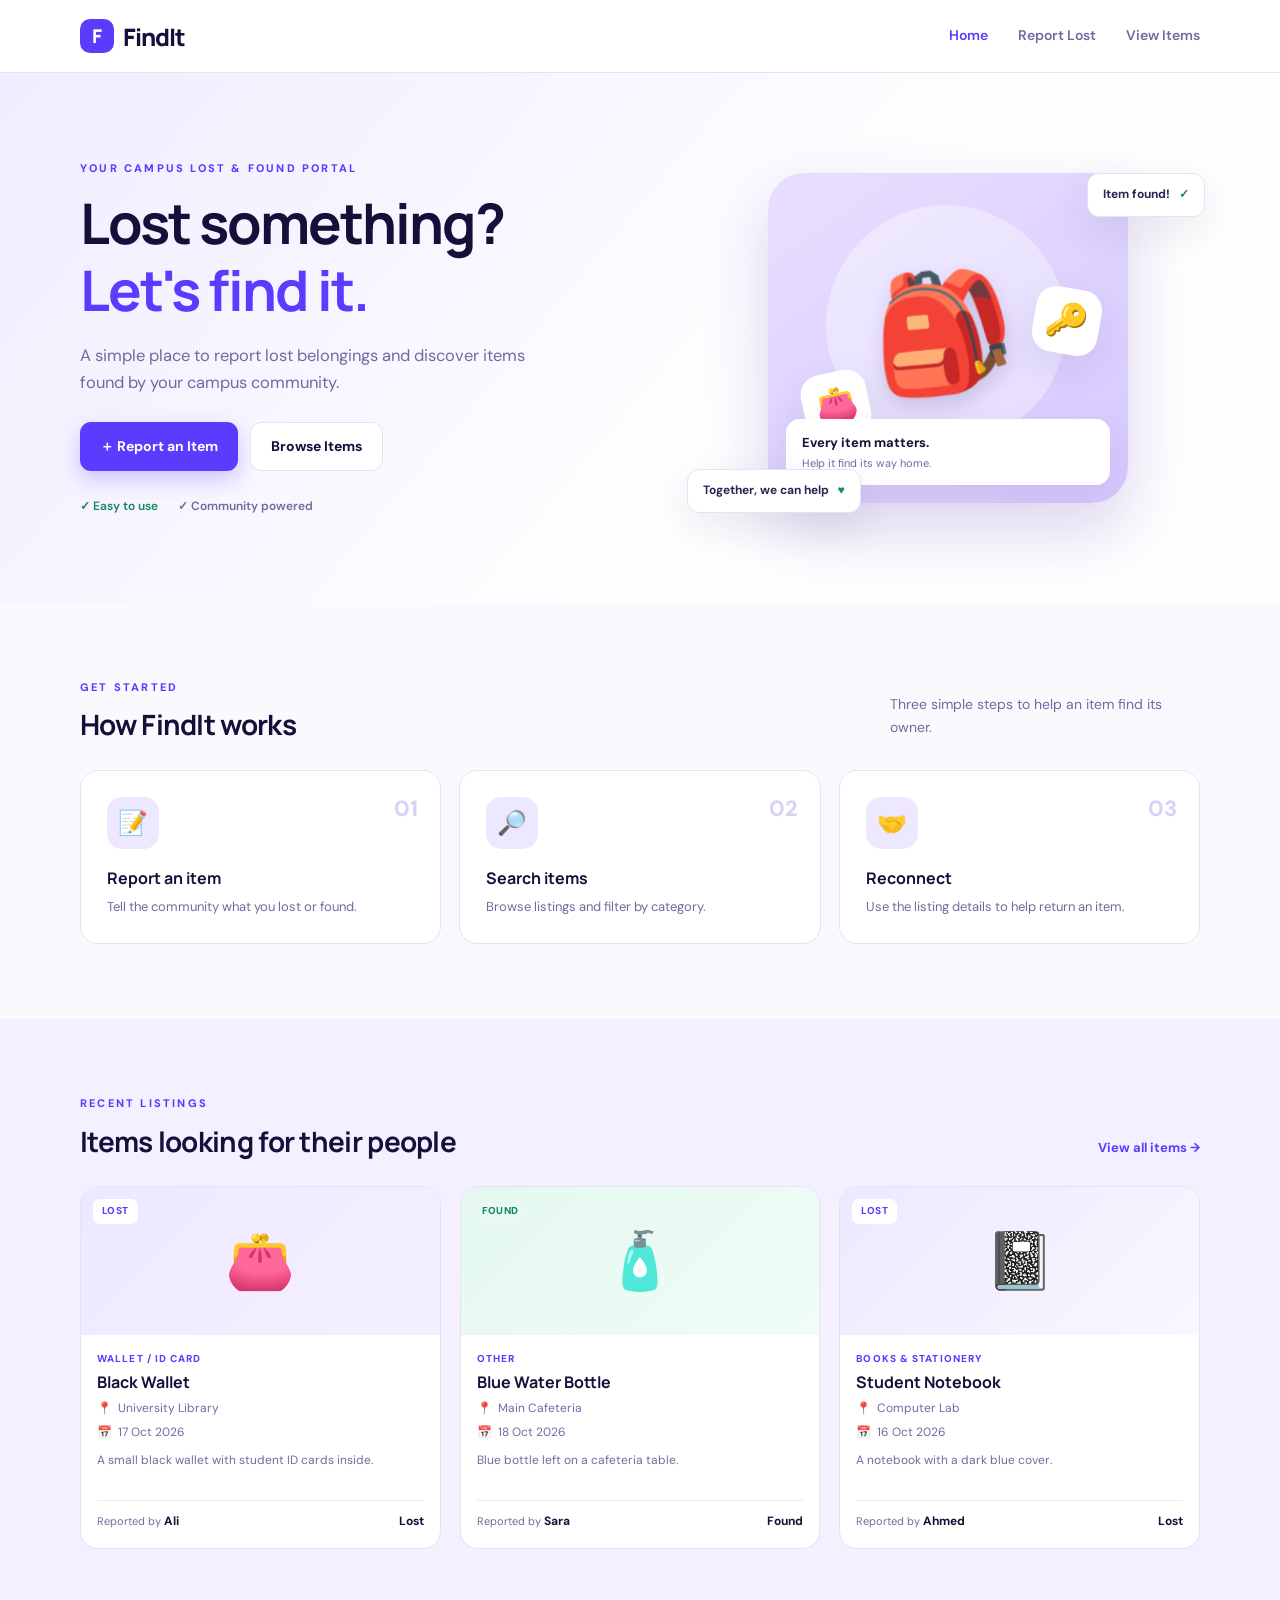
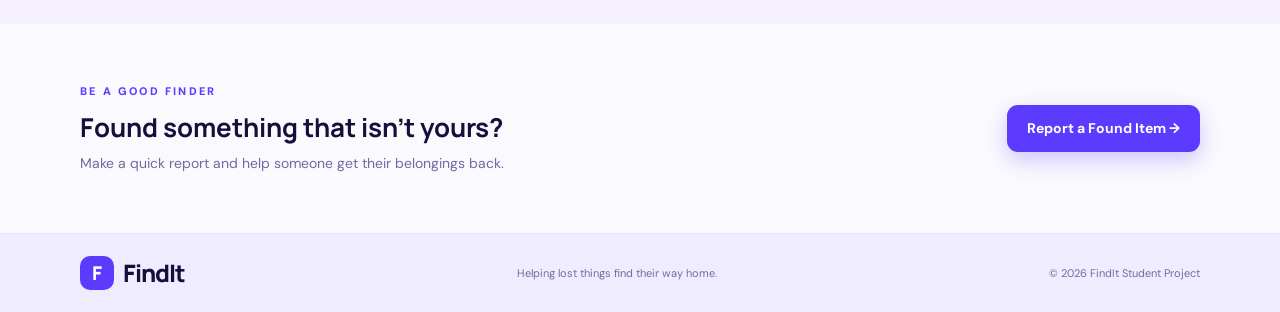
<file: index.html>
<!DOCTYPE html>
<html lang="en">
<head>
  <meta charset="UTF-8" />
  <meta name="viewport" content="width=device-width, initial-scale=1.0" />
  <title>FindIt | Lost & Found Portal</title>
 <link rel="stylesheet" href="style.css">
</head>
<body>
  <header class="site-header">
    <nav class="navbar container">
      <a class="logo" href="index.html"><span class="logo-mark">F</span> FindIt</a>
      <button class="menu-toggle" id="menuToggle" aria-label="Toggle navigation">☰</button>
      <div class="nav-links" id="navLinks">
        <a class="active" href="index.html">Home</a>
        <a href="report.html">Report Lost</a>
        <a href="items.html">View Items</a>
      </div>
    </nav>
  </header>

  <main>
    <section class="hero">
      <div class="container hero-grid">
        <div class="hero-content">
          <p class="eyebrow">YOUR CAMPUS LOST & FOUND PORTAL</p>
          <h1>Lost something?<br /><span>Let's find it.</span></h1>
          <p class="hero-copy">A simple place to report lost belongings and discover items found by your campus community.</p>
          <div class="hero-actions">
            <a class="btn btn-primary" href="report.html">＋ Report an Item</a>
            <a class="btn btn-light" href="items.html">Browse Items</a>
          </div>
          <div class="trust-row"><span>✓ Easy to use</span><span>✓ Community powered</span></div>
        </div>
        <div class="hero-visual" aria-label="Illustration of lost belongings">
          <div class="floating-note note-top">Item found! <span>✓</span></div>
          <div class="illustration-card">
            <div class="illustration-circle"></div>
            <div class="backpack">🎒</div>
            <div class="key-icon">🔑</div>
            <div class="wallet-icon">👛</div>
            <div class="illustration-caption"><strong>Every item matters.</strong><small>Help it find its way home.</small></div>
          </div>
          <div class="floating-note note-bottom">Together, we can help <span>♥</span></div>
        </div>
      </div>
    </section>

    <section class="section container">
      <div class="section-heading">
        <div><p class="eyebrow">GET STARTED</p><h2>How FindIt works</h2></div>
        <p>Three simple steps to help an item find its owner.</p>
      </div>
      <div class="steps-grid">
        <article class="step-card"><div class="step-number">01</div><div class="step-icon">📝</div><h3>Report an item</h3><p>Tell the community what you lost or found.</p></article>
        <article class="step-card"><div class="step-number">02</div><div class="step-icon">🔎</div><h3>Search items</h3><p>Browse listings and filter by category.</p></article>
        <article class="step-card"><div class="step-number">03</div><div class="step-icon">🤝</div><h3>Reconnect</h3><p>Use the listing details to help return an item.</p></article>
      </div>
    </section>

    <section class="section featured-section">
      <div class="container">
        <div class="section-heading">
          <div><p class="eyebrow">RECENT LISTINGS</p><h2>Items looking for their people</h2></div>
          <a class="text-link" href="items.html">View all items →</a>
        </div>
        <div class="items-grid" id="homeItems"></div>
      </div>
    </section>

    <section class="cta-section container">
      <div><p class="eyebrow">BE A GOOD FINDER</p><h2>Found something that isn't yours?</h2><p>Make a quick report and help someone get their belongings back.</p></div>
      <a class="btn btn-primary" href="report.html">Report a Found Item →</a>
    </section>
  </main>

  <footer class="site-footer"><div class="container footer-inner"><a class="logo" href="index.html"><span class="logo-mark">F</span> FindIt</a><p>Helping lost things find their way home.</p><span>© 2026 FindIt Student Project</span></div></footer>
  <script src="script.js"></script>
</body>
</html>
</file>
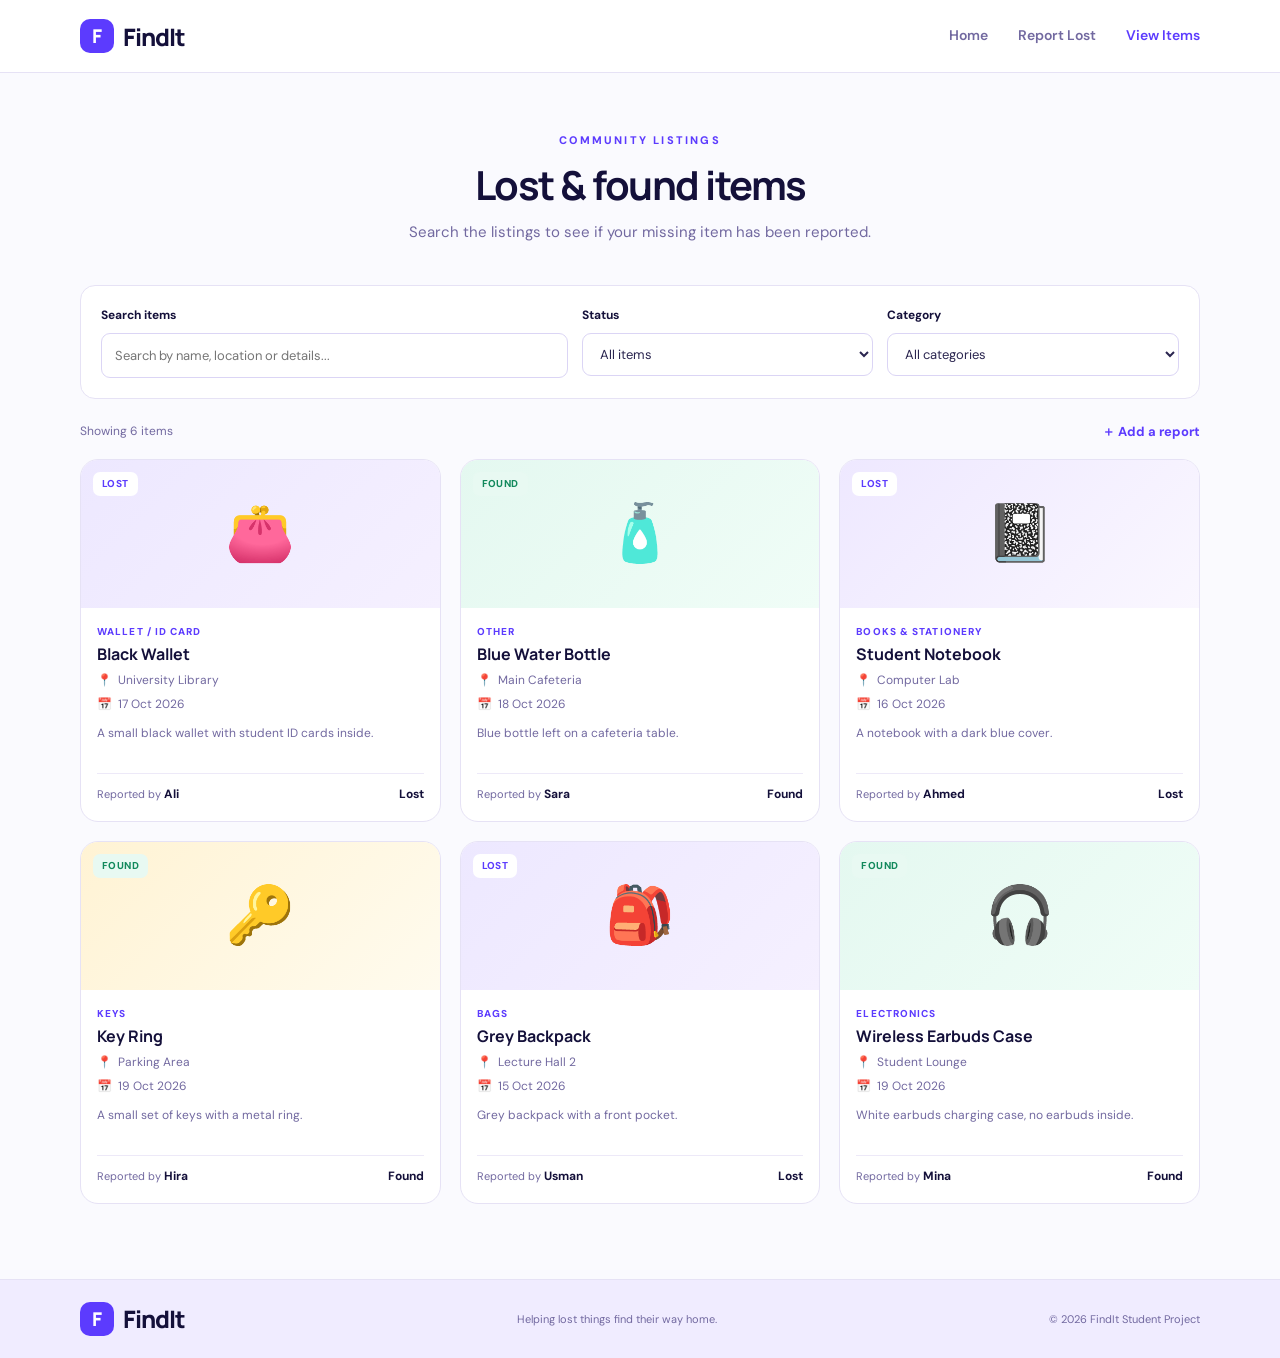
<file: items.html>
<!DOCTYPE html>
<html lang="en">
<head>
  <meta charset="UTF-8" />
  <meta name="viewport" content="width=device-width, initial-scale=1.0" />
  <title>Browse Items | FindIt</title>
 <link rel="stylesheet" href="style.css">
</head>
<body>
  <header class="site-header">
    <nav class="navbar container">
      <a class="logo" href="index.html"><span class="logo-mark">F</span> FindIt</a>
      <button class="menu-toggle" id="menuToggle" aria-label="Toggle navigation">☰</button>
      <div class="nav-links" id="navLinks">
        <a href="index.html">Home</a>
        <a href="report.html">Report Lost</a>
        <a class="active" href="items.html">View Items</a>
      </div>
    </nav>
  </header>


  <main class="page-main">
    <section class="page-intro container">
      <p class="eyebrow">COMMUNITY LISTINGS</p>
      <h1>Lost & found items</h1>
      <p>Search the listings to see if your missing item has been reported.</p>
    </section>
    <section class="container browse-section">
      <div class="filter-panel">
        <div class="field search-field"><label for="searchInput">Search items</label><input id="searchInput" type="search" placeholder="Search by name, location or details..." /></div>
        <div class="field"><label for="statusFilter">Status</label><select id="statusFilter"><option value="All">All items</option><option value="Lost">Lost</option><option value="Found">Found</option></select></div>
        <div class="field"><label for="categoryFilter">Category</label><select id="categoryFilter"><option value="All">All categories</option><option>Electronics</option><option>Wallet / ID Card</option><option>Books & Stationery</option><option>Bags</option><option>Keys</option><option>Clothing</option><option>Other</option></select></div>
      </div>
      <div class="results-line"><p id="resultsCount">Showing items</p><a class="text-link" href="report.html">＋ Add a report</a></div>
      <div class="items-grid" id="allItems"></div>
      <div id="emptyState" class="empty-state" hidden><div>🔎</div><h2>No matching items</h2><p>Try a different search or report a new item.</p><a class="btn btn-primary" href="report.html">Report an Item</a></div>
    </section>
  </main>
  <footer class="site-footer"><div class="container footer-inner"><a class="logo" href="index.html"><span class="logo-mark">F</span> FindIt</a><p>Helping lost things find their way home.</p><span>© 2026 FindIt Student Project</span></div></footer>
<script src="script.js"></script>
</body>
</html>
</file>
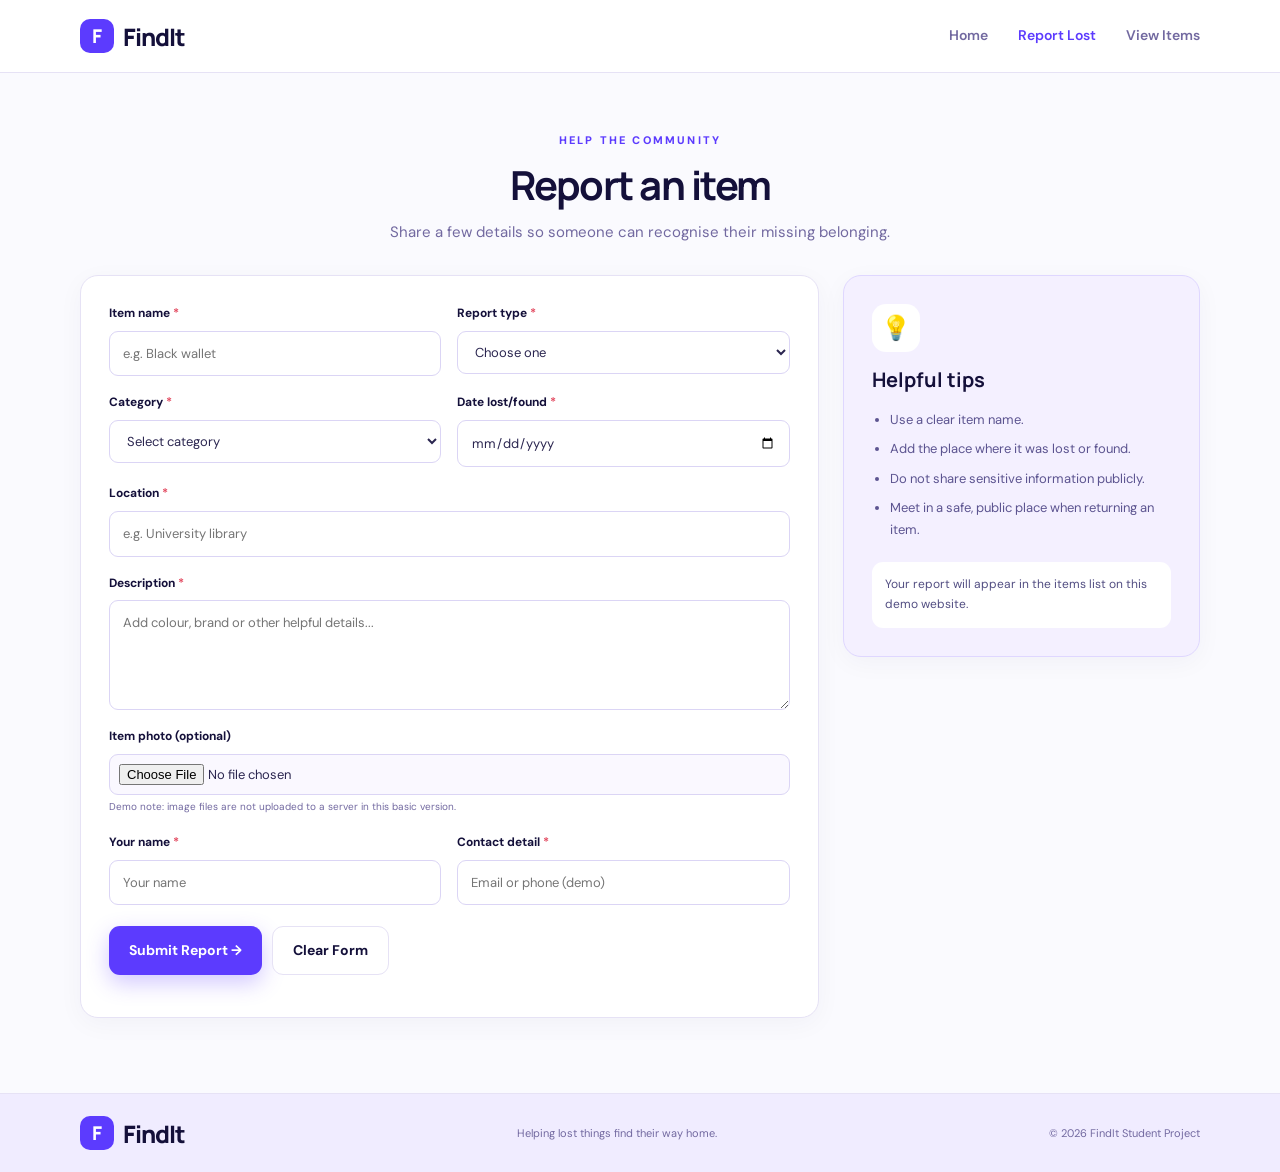
<file: report.html>
<!DOCTYPE html>
<html lang="en">
<head>
  <meta charset="UTF-8" />
  <meta name="viewport" content="width=device-width, initial-scale=1.0" />
  <title>Report an Item | FindIt</title>
  <link rel="stylesheet" href="style.css">
</head>
<body>
  <header class="site-header">
    <nav class="navbar container">
      <a class="logo" href="index.html"><span class="logo-mark">F</span> FindIt</a>
      <button class="menu-toggle" id="menuToggle" aria-label="Toggle navigation">☰</button>
      <div class="nav-links" id="navLinks">
        <a href="index.html">Home</a>
        <a class="active" href="report.html">Report Lost</a>
        <a href="items.html">View Items</a>
      </div>
    </nav>
  </header>

  <main class="page-main">
    <section class="page-intro container">
      <p class="eyebrow">HELP THE COMMUNITY</p>
      <h1>Report an item</h1>
      <p>Share a few details so someone can recognise their missing belonging.</p>
    </section>
    <section class="form-layout container">
      <div class="form-card">
        <form id="reportForm">
          <div class="form-row">
            <div class="field"><label for="itemName">Item name <span>*</span></label><input id="itemName" name="itemName" type="text" placeholder="e.g. Black wallet" required /></div>
            <div class="field"><label for="status">Report type <span>*</span></label><select id="status" name="status" required><option value="">Choose one</option><option value="Lost">I lost an item</option><option value="Found">I found an item</option></select></div>
          </div>
          <div class="form-row">
            <div class="field"><label for="category">Category <span>*</span></label><select id="category" name="category" required><option value="">Select category</option><option>Electronics</option><option>Wallet / ID Card</option><option>Books & Stationery</option><option>Bags</option><option>Keys</option><option>Clothing</option><option>Other</option></select></div>
            <div class="field"><label for="date">Date lost/found <span>*</span></label><input id="date" name="date" type="date" required /></div>
          </div>
          <div class="field"><label for="location">Location <span>*</span></label><input id="location" name="location" type="text" placeholder="e.g. University library" required /></div>
          <div class="field"><label for="description">Description <span>*</span></label><textarea id="description" name="description" rows="4" placeholder="Add colour, brand or other helpful details..." required></textarea></div>
          <div class="field"><label for="image">Item photo (optional)</label><input id="image" name="image" type="file" accept="image/*" /><small class="field-hint">Demo note: image files are not uploaded to a server in this basic version.</small></div>
          <div class="form-row">
            <div class="field"><label for="contactName">Your name <span>*</span></label><input id="contactName" name="contactName" type="text" placeholder="Your name" required /></div>
            <div class="field"><label for="contact">Contact detail <span>*</span></label><input id="contact" name="contact" type="text" placeholder="Email or phone (demo)" required /></div>
          </div>
          <div class="form-actions"><button class="btn btn-primary" type="submit">Submit Report →</button><button class="btn btn-light" type="reset">Clear Form</button></div>
          <p id="formMessage" class="form-message" role="status"></p>
        </form>
      </div>
      <aside class="tip-card"><div class="tip-icon">💡</div><h2>Helpful tips</h2><ul><li>Use a clear item name.</li><li>Add the place where it was lost or found.</li><li>Do not share sensitive information publicly.</li><li>Meet in a safe, public place when returning an item.</li></ul><div class="tip-callout">Your report will appear in the items list on this demo website.</div></aside>
    </section>
  </main>
  <footer class="site-footer"><div class="container footer-inner"><a class="logo" href="index.html"><span class="logo-mark">F</span> FindIt</a><p>Helping lost things find their way home.</p><span>© 2026 FindIt Student Project</span></div></footer>
<script src="script.js"></script>
</body>
</html>
</file>
<file: style.css>
@import url('https://fonts.googleapis.com/css2?family=DM+Sans:wght@400;500;600;700&family=Manrope:wght@400;500;600;700;800&display=swap');

/* ── Design tokens ─────────────────────────────────── */
:root {
  --brand:       #5c3bfe;   /* vivid violet — primary */
  --brand-dark:  #4528d4;
  --brand-pale:  #ede8ff;
  --accent:      #ff6b35;   /* warm orange — accent */
  --navy:        #14103a;   /* near-black for headings */
  --ink:         #2b2650;   /* body text */
  --muted:       #7269a0;   /* secondary text */
  --line:        #e6e2f5;   /* borders */
  --bg:          #fafafe;   /* page background */
  --white:       #ffffff;
  --green:       #12895c;   /* success / found badge */
  --shadow:      0 14px 40px rgba(30 20 80 / .09);
  --radius-card: 18px;
  --radius-btn:  11px;
}

/* ── Reset & base ──────────────────────────────────── */
*, *::before, *::after { box-sizing: border-box; }
html  { scroll-behavior: smooth; }
body  { margin: 0; font-family: 'DM Sans', sans-serif; color: var(--ink); background: var(--bg); line-height: 1.65; }
a     { color: inherit; text-decoration: none; }
button, input, select, textarea { font: inherit; }
h1, h2, h3, p { margin-top: 0; }
h1, h2, h3    { font-family: 'Manrope', sans-serif; color: var(--navy); line-height: 1.2; }

/* ── Layout ────────────────────────────────────────── */
.container { width: min(1120px, calc(100% - 40px)); margin: 0 auto; }

/* ── Header / Navbar ───────────────────────────────── */
.site-header {
  background: rgba(255 255 255 / .97);
  border-bottom: 1px solid var(--line);
  position: sticky; top: 0; z-index: 10;
  backdrop-filter: blur(6px);
}
.navbar {
  height: 72px;
  display: flex; align-items: center; justify-content: space-between;
}
.logo {
  font: 800 24px 'Manrope', sans-serif;
  letter-spacing: -1px;
  display: inline-flex; align-items: center; gap: 9px;
  color: var(--navy);
}
.logo-mark {
  display: grid; place-items: center;
  width: 34px; height: 34px;
  border-radius: 10px;
  background: var(--brand); color: #fff;
  font-size: 19px; letter-spacing: 0;
}
.nav-links {
  display: flex; gap: 30px; align-items: center;
  color: var(--muted); font-weight: 600; font-size: 14px;
}
.nav-links a { padding: 8px 0; transition: color .2s; }
.nav-links a:hover,
.nav-links a.active { color: var(--brand); }
.menu-toggle {
  display: none; background: none; border: 0;
  font-size: 26px; color: var(--navy); cursor: pointer;
}

/* ── Buttons ───────────────────────────────────────── */
.btn {
  border: 0; border-radius: var(--radius-btn);
  padding: 12px 20px;
  display: inline-flex; align-items: center; justify-content: center; gap: 7px;
  font-weight: 700; font-size: 14px; cursor: pointer;
  transition: transform .2s, background .2s, box-shadow .2s;
}
.btn:hover { transform: translateY(-2px); }
.btn-primary {
  background: var(--brand); color: #fff;
  box-shadow: 0 8px 22px rgba(92 59 254 / .28);
}
.btn-primary:hover { background: var(--brand-dark); }
.btn-light {
  background: #fff; color: var(--navy);
  border: 1px solid var(--line);
}
.btn-light:hover { background: var(--brand-pale); }

/* ── Eyebrow labels ────────────────────────────────── */
.eyebrow {
  font-size: 11px; letter-spacing: 2.2px;
  font-weight: 800; color: var(--brand); margin: 0 0 12px;
}

/* ── Hero ──────────────────────────────────────────── */
.hero {
  background: linear-gradient(130deg, #f1ecff 0%, #fefeff 60%);
  overflow: hidden;
}
.hero-grid {
  display: grid; grid-template-columns: 1.05fr .95fr;
  gap: 60px; align-items: center;
  min-height: 530px; padding: 55px 0;
}
h1 { font-size: clamp(36px, 5vw, 56px); letter-spacing: -2px; margin-bottom: 18px; }
h1 span { color: var(--brand); }
.hero-copy { font-size: 16.5px; color: var(--muted); max-width: 480px; margin-bottom: 26px; }
.hero-actions { display: flex; gap: 12px; flex-wrap: wrap; }
.trust-row {
  display: flex; gap: 20px; margin-top: 26px;
  color: var(--muted); font-size: 12px; font-weight: 600;
}
.trust-row span:first-child { color: var(--green); }

/* ── Hero illustration ─────────────────────────────── */
.hero-visual { position: relative; min-height: 390px; display: grid; place-items: center; }
.illustration-card {
  width: min(360px, 100%); height: 330px;
  background: linear-gradient(145deg, #e8dfff, #d6c8ff);
  border-radius: 36px; position: relative;
  display: flex; align-items: center; justify-content: center;
  box-shadow: 0 28px 65px rgba(60 30 160 / .18); overflow: hidden;
}
.illustration-circle {
  position: absolute; width: 240px; height: 240px;
  border-radius: 50%; background: rgba(255 255 255 / .35);
  top: 32px; left: 58px;
}
.backpack {
  font-size: 115px; position: absolute; top: 65px; left: 103px;
  filter: drop-shadow(0 10px 10px rgba(20 10 60 / .15));
  transform: rotate(-7deg);
}
.key-icon, .wallet-icon {
  position: absolute; display: grid; place-items: center;
  width: 66px; height: 66px;
  background: #fff; border-radius: 20px;
  font-size: 34px; box-shadow: var(--shadow);
}
.key-icon    { right: 28px; top: 115px; transform: rotate(10deg); }
.wallet-icon { left: 35px;  bottom: 65px; transform: rotate(-12deg); }
.illustration-caption {
  position: absolute; bottom: 18px; left: 18px; right: 18px;
  background: #fff; padding: 13px 16px; border-radius: 14px;
  display: flex; flex-direction: column; box-shadow: var(--shadow);
}
.illustration-caption strong { font-size: 13px; color: var(--navy); }
.illustration-caption small  { font-size: 11px; color: var(--muted); }
.floating-note {
  position: absolute; z-index: 2;
  background: #fff; border: 1px solid var(--line);
  padding: 11px 15px; border-radius: 12px;
  font-size: 12px; font-weight: 700; box-shadow: var(--shadow);
}
.floating-note span { color: var(--green); margin-left: 6px; }
.note-top    { top: 30px;   right: -5px; }
.note-bottom { bottom: 20px; left: -10px; }

/* ── Sections ──────────────────────────────────────── */
.section { padding: 75px 0; }
.section-heading {
  display: flex; justify-content: space-between;
  align-items: flex-end; gap: 20px; margin-bottom: 28px;
}
.section-heading h2 { font-size: 28px; letter-spacing: -.7px; margin-bottom: 0; }
.section-heading > p { color: var(--muted); font-size: 14px; max-width: 310px; margin-bottom: 3px; }

/* ── Steps ─────────────────────────────────────────── */
.steps-grid { display: grid; grid-template-columns: repeat(3, 1fr); gap: 18px; }
.step-card {
  border: 1px solid var(--line); border-radius: var(--radius-card);
  padding: 26px; position: relative; background: #fff;
  transition: box-shadow .2s;
}
.step-card:hover { box-shadow: var(--shadow); }
.step-number {
  position: absolute; right: 22px; top: 20px;
  color: #d9d2f5; font-weight: 800; font-size: 22px;
}
.step-icon {
  display: grid; place-items: center;
  width: 52px; height: 52px; border-radius: 15px;
  background: var(--brand-pale); font-size: 24px; margin-bottom: 20px;
}
.step-card h3 { font-size: 16px; margin-bottom: 8px; }
.step-card p  { font-size: 13px; color: var(--muted); margin-bottom: 0; }

/* ── Featured / items section ──────────────────────── */
.featured-section { background: #f4f0ff; }
.text-link { font-weight: 700; color: var(--brand); font-size: 13px; white-space: nowrap; }
.text-link:hover { text-decoration: underline; }

/* ── Item cards grid ───────────────────────────────── */
.items-grid { display: grid; grid-template-columns: repeat(3, minmax(0, 1fr)); gap: 19px; }
.item-card {
  border: 1px solid var(--line); border-radius: var(--radius-card);
  overflow: hidden; background: #fff;
  transition: transform .22s, box-shadow .22s;
}
.item-card:hover { transform: translateY(-4px); box-shadow: var(--shadow); }
.item-art {
  height: 148px;
  display: grid; place-items: center; font-size: 56px;
  background: linear-gradient(135deg, #ede8ff, #f5f0ff);
  position: relative;
}
.item-art.art-green  { background: linear-gradient(135deg, #e4f8f0, #f0fdf7); }
.item-art.art-yellow { background: linear-gradient(135deg, #fff3d4, #fffbee); }
.item-art.art-purple { background: linear-gradient(135deg, #eee8ff, #faf7ff); }
.status-badge {
  position: absolute; top: 12px; left: 12px;
  background: #fff; color: var(--brand);
  border-radius: 7px; padding: 4px 9px;
  font-size: 10px; font-weight: 800;
  text-transform: uppercase; letter-spacing: .4px;
}
.status-badge.found { color: var(--green); background: #e8f9f2; }
.item-body         { padding: 16px; }
.item-category     { font-size: 10px; text-transform: uppercase; letter-spacing: 1.1px; font-weight: 800; color: var(--brand); margin-bottom: 5px; }
.item-body h3      { font-size: 16px; margin-bottom: 7px; }
.item-meta         { display: flex; gap: 6px; align-items: center; color: var(--muted); font-size: 12px; margin: 4px 0; }
.item-description  { font-size: 12px; color: var(--muted); margin: 9px 0 13px; min-height: 36px; }
.item-footer {
  border-top: 1px solid #ede9f8; padding-top: 11px;
  display: flex; justify-content: space-between; align-items: center;
  font-size: 11px; color: var(--muted);
}
.item-footer strong { color: var(--navy); font-size: 12px; }

/* ── CTA banner ────────────────────────────────────── */
.cta-section {
  display: flex; align-items: center; justify-content: space-between;
  gap: 25px; padding: 58px 0;
}
.cta-section h2 { font-size: 26px; margin-bottom: 8px; }
.cta-section p:not(.eyebrow) { color: var(--muted); font-size: 14px; margin-bottom: 0; }

/* ── Footer ────────────────────────────────────────── */
.site-footer { background: #f0ecff; border-top: 1px solid var(--line); padding: 22px 0; }
.footer-inner {
  display: flex; align-items: center;
  justify-content: space-between; gap: 20px;
}
.footer-inner p, .footer-inner > span { margin: 0; color: var(--muted); font-size: 11px; }

/* ── Inner pages ───────────────────────────────────── */
.page-main    { min-height: 70vh; background: var(--bg); padding-bottom: 75px; }
.page-intro   { text-align: center; padding: 58px 0 30px; }
.page-intro h1 { font-size: 40px; margin-bottom: 11px; letter-spacing: -1.5px; }
.page-intro > p:last-child { color: var(--muted); margin-bottom: 0; font-size: 15px; }

/* ── Report form layout ────────────────────────────── */
.form-layout {
  display: grid;
  grid-template-columns: minmax(0, 1.55fr) minmax(255px, .75fr);
  gap: 24px; align-items: start;
}
.form-card, .tip-card {
  background: #fff; border: 1px solid var(--line);
  border-radius: var(--radius-card); padding: 28px;
  box-shadow: 0 6px 26px rgba(30 20 80 / .04);
}
.form-row { display: grid; grid-template-columns: 1fr 1fr; gap: 16px; }

/* ── Form fields ───────────────────────────────────── */
.field { display: flex; flex-direction: column; gap: 7px; margin-bottom: 17px; min-width: 0; }
.field label { font-size: 12px; font-weight: 700; color: var(--navy); }
.field label span { color: #e34c62; }
.field input,
.field select,
.field textarea {
  width: 100%; border: 1.5px solid #dbd5f5;
  border-radius: 9px; padding: 11px 13px;
  background: #fff; color: var(--ink);
  outline: none; font-size: 13px;
  transition: border .2s, box-shadow .2s;
}
.field input:focus,
.field select:focus,
.field textarea:focus {
  border-color: var(--brand);
  box-shadow: 0 0 0 3px rgba(92 59 254 / .1);
}
.field textarea          { resize: vertical; }
.field input[type="file"] { padding: 9px; background: #faf8ff; }
.field-hint { font-size: 10px; color: var(--muted); margin-top: -3px; }
.form-actions { display: flex; gap: 10px; flex-wrap: wrap; margin-top: 4px; }
.form-message { font-size: 13px; font-weight: 700; margin: 14px 0 0; color: var(--green); }

/* ── Tip card ──────────────────────────────────────── */
.tip-card { background: #f4f0ff; border-color: #dfd7ff; }
.tip-icon {
  width: 48px; height: 48px; background: #fff;
  border-radius: 14px; display: grid; place-items: center;
  font-size: 24px; margin-bottom: 16px;
}
.tip-card h2   { font-size: 20px; margin-bottom: 12px; }
.tip-card ul   { padding-left: 18px; color: #5c5490; font-size: 13px; }
.tip-card li   { padding: 4px 0; }
.tip-callout   { margin-top: 18px; background: #fff; border-radius: 11px; padding: 13px; font-size: 12px; color: #524e82; }

/* ── Browse / filter panel ─────────────────────────── */
.browse-section { padding-top: 10px; }
.filter-panel {
  display: grid; grid-template-columns: 1.6fr 1fr 1fr;
  gap: 14px; padding: 20px;
  background: #fff; border: 1px solid var(--line);
  border-radius: 15px; margin-bottom: 22px;
}
.filter-panel .field { margin: 0; }
.results-line {
  display: flex; justify-content: space-between;
  align-items: center; margin-bottom: 16px;
}
.results-line p { font-size: 12px; color: var(--muted); margin: 0; }

/* ── Empty state ───────────────────────────────────── */
.empty-state {
  text-align: center; padding: 55px 20px;
  border: 1px dashed #ccc5e8; border-radius: var(--radius-card); background: #fff;
}
.empty-state > div { font-size: 38px; }
.empty-state h2    { font-size: 22px; margin: 10px 0; }
.empty-state p     { color: var(--muted); font-size: 13px; }

/* ── Responsive ────────────────────────────────────── */
@media (max-width: 800px) {
  .hero-grid          { grid-template-columns: 1fr; gap: 14px; padding: 50px 0; }
  .hero-content       { text-align: center; }
  .hero-copy          { margin-left: auto; margin-right: auto; }
  .hero-actions, .trust-row { justify-content: center; }
  .hero-visual        { min-height: 340px; }
  .items-grid         { grid-template-columns: repeat(2, minmax(0, 1fr)); }
  .form-layout        { grid-template-columns: 1fr; }
  .tip-card           { order: -1; }
  .section-heading    { align-items: flex-start; flex-direction: column; }
  .cta-section        { align-items: flex-start; flex-direction: column; }
  .footer-inner       { flex-wrap: wrap; }
  .filter-panel       { grid-template-columns: 1fr 1fr; }
  .search-field       { grid-column: 1 / -1; }
  .steps-grid         { grid-template-columns: 1fr 1fr; }
}

@media (max-width: 560px) {
  .container          { width: min(100% - 28px, 1120px); }
  .navbar             { height: 64px; }
  .menu-toggle        { display: block; }
  .nav-links {
    display: none; position: absolute; top: 63px; left: 0; right: 0;
    background: #fff; border-bottom: 1px solid var(--line);
    padding: 14px 22px 20px; flex-direction: column;
    gap: 8px; align-items: flex-start;
    box-shadow: 0 8px 20px rgba(0 0 0 / .06);
  }
  .nav-links.open     { display: flex; }
  .hero-visual        { min-height: 310px; }
  .illustration-card  { height: 280px; width: 295px; }
  .illustration-circle{ width: 200px; height: 200px; left: 48px; }
  .backpack           { font-size: 92px; left: 90px; top: 58px; }
  .note-top           { right: 0; top: 12px; }
  .note-bottom        { left: 0; bottom: 2px; }
  .steps-grid,
  .items-grid         { grid-template-columns: 1fr; }
  .section            { padding: 50px 0; }
  .page-intro         { padding: 42px 0 26px; }
  .page-intro h1      { font-size: 32px; }
  .form-card, .tip-card { padding: 20px; }
  .form-row           { grid-template-columns: 1fr; gap: 0; }
  .filter-panel       { grid-template-columns: 1fr; }
  .search-field       { grid-column: auto; }
  .footer-inner       { flex-direction: column; align-items: flex-start; gap: 8px; }
}
</file>
